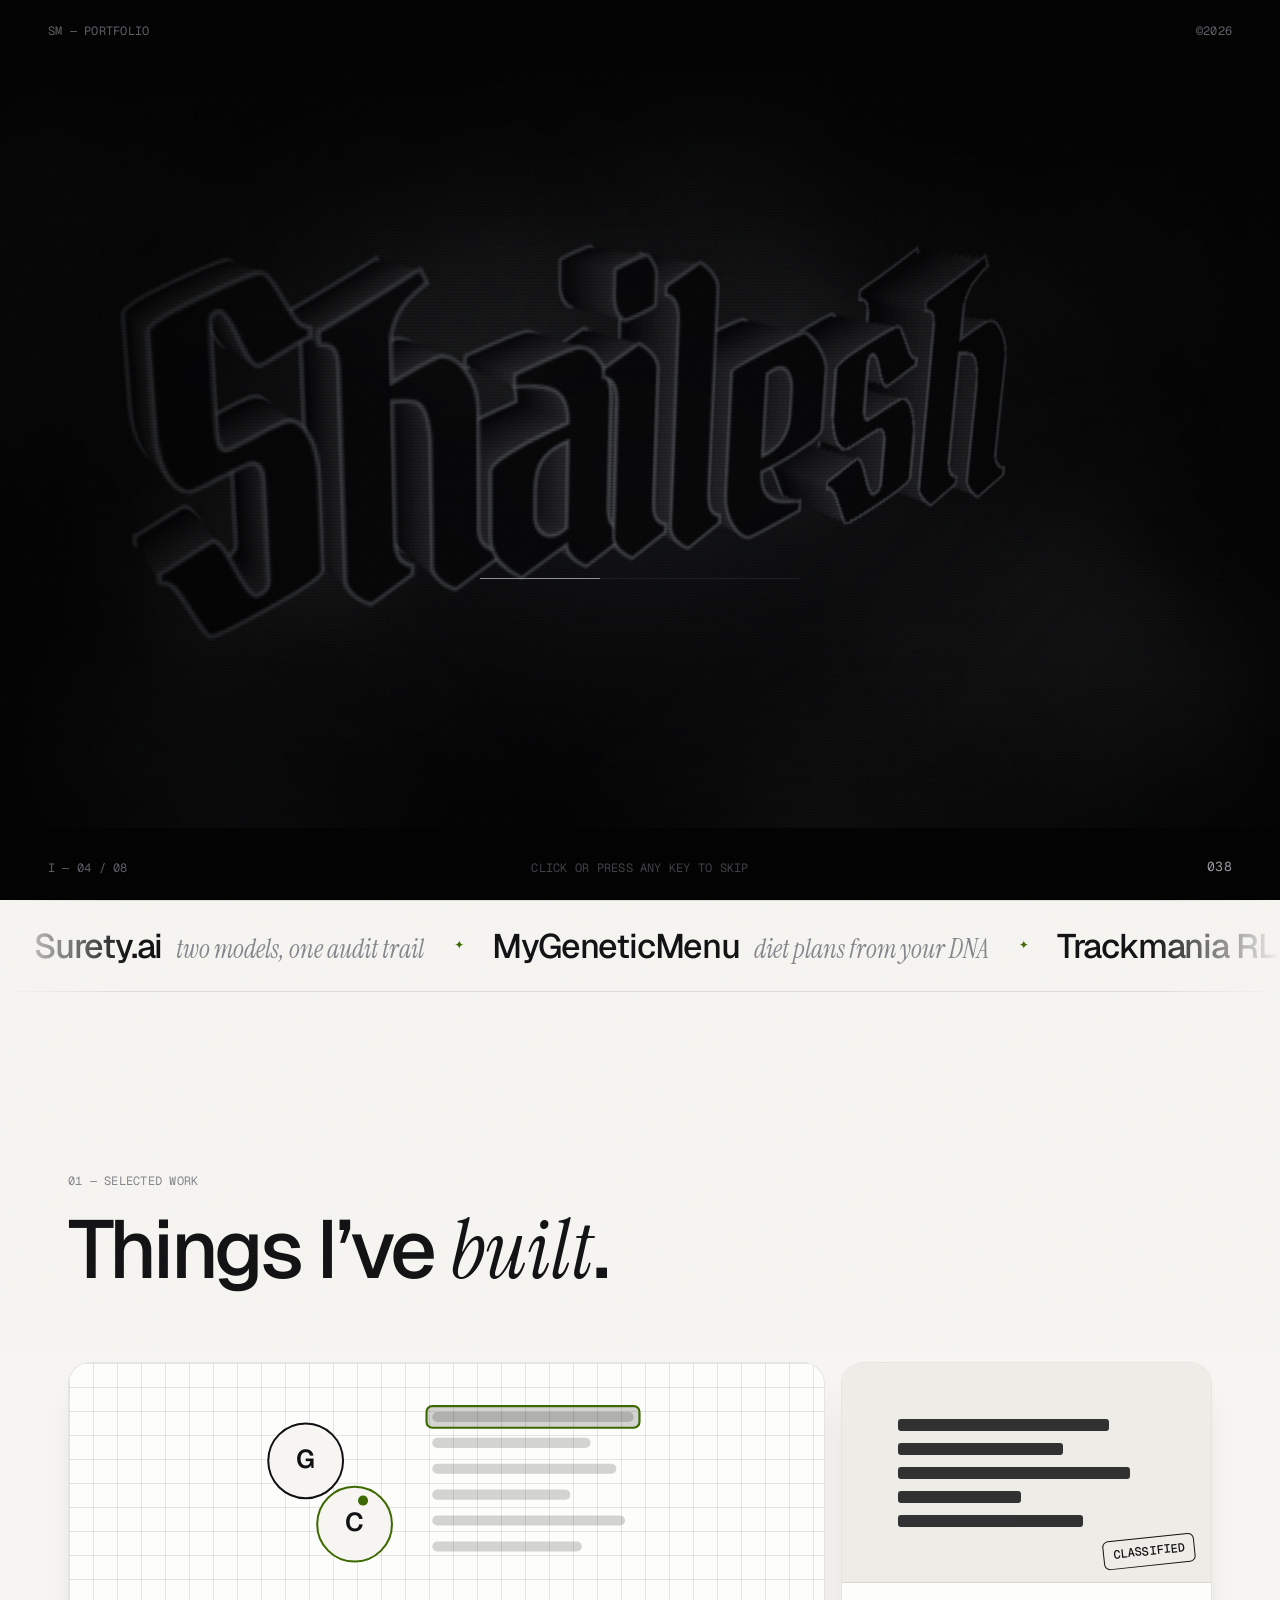
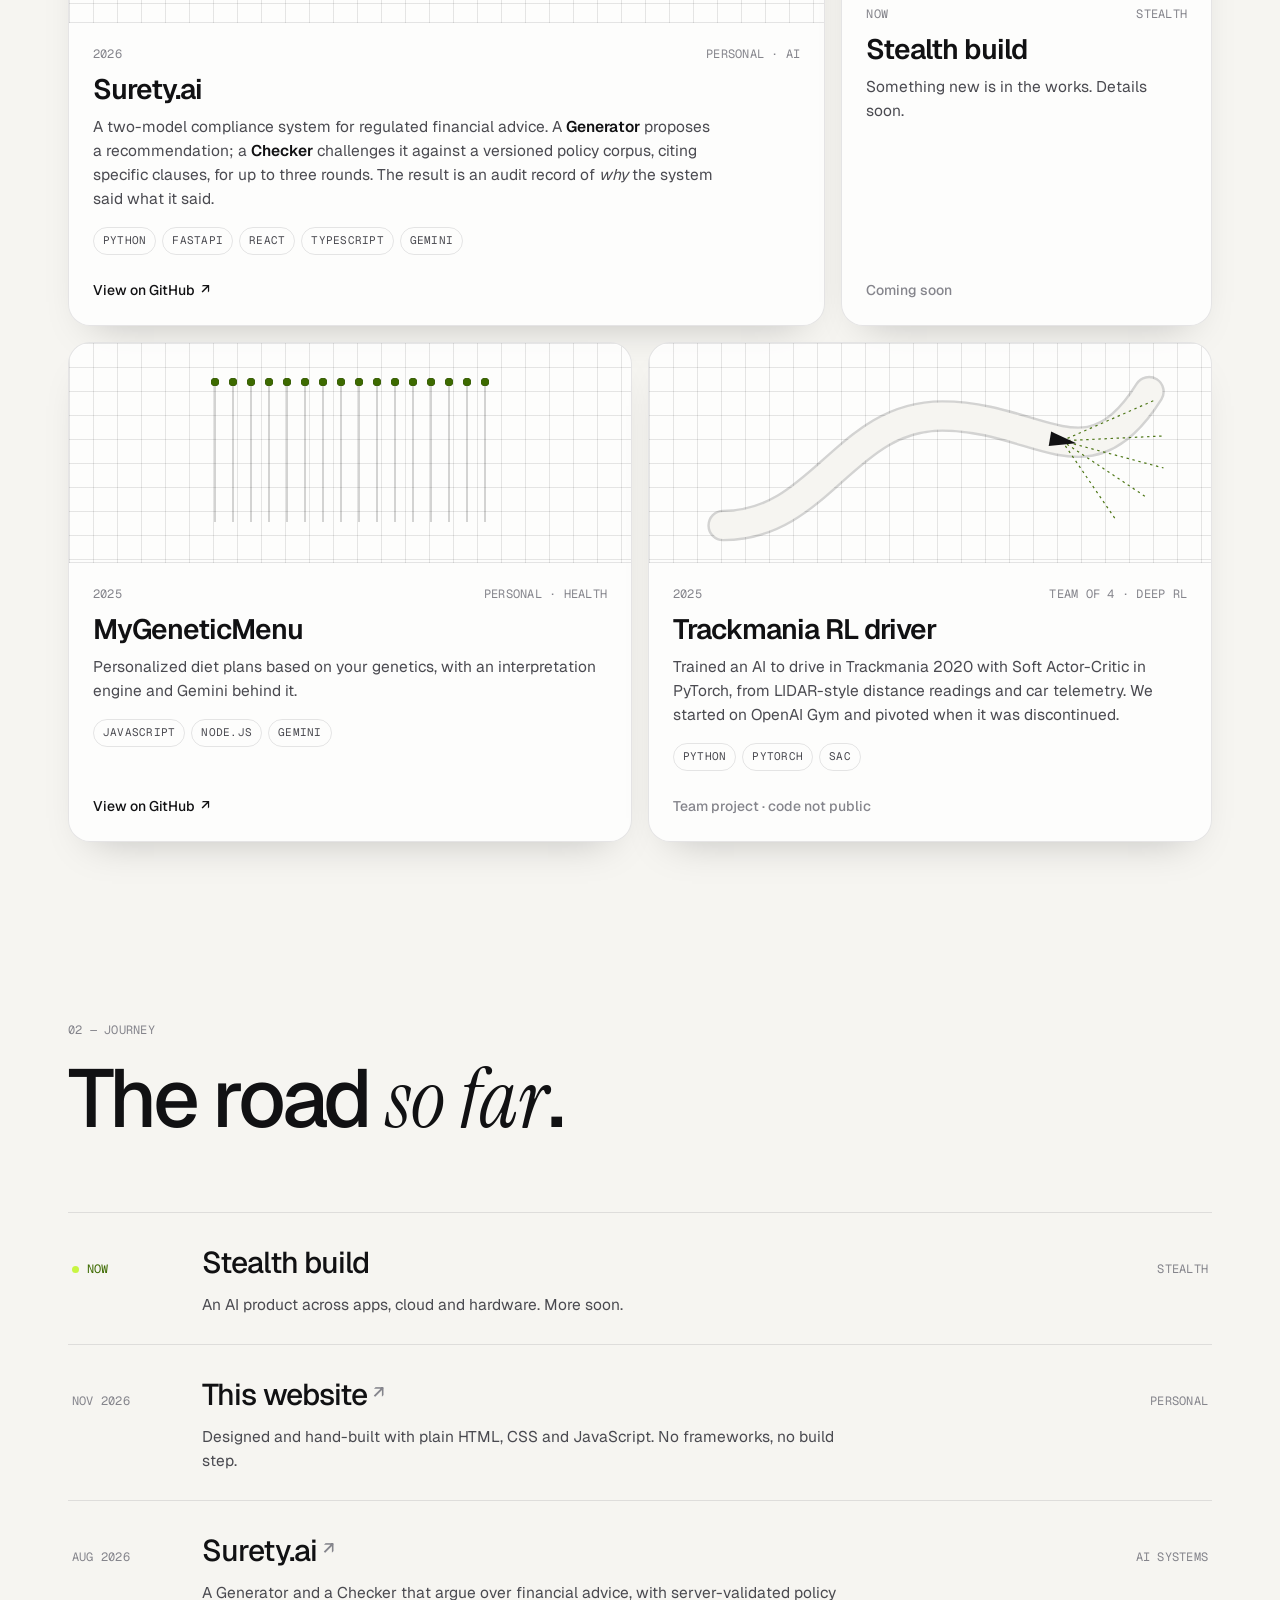
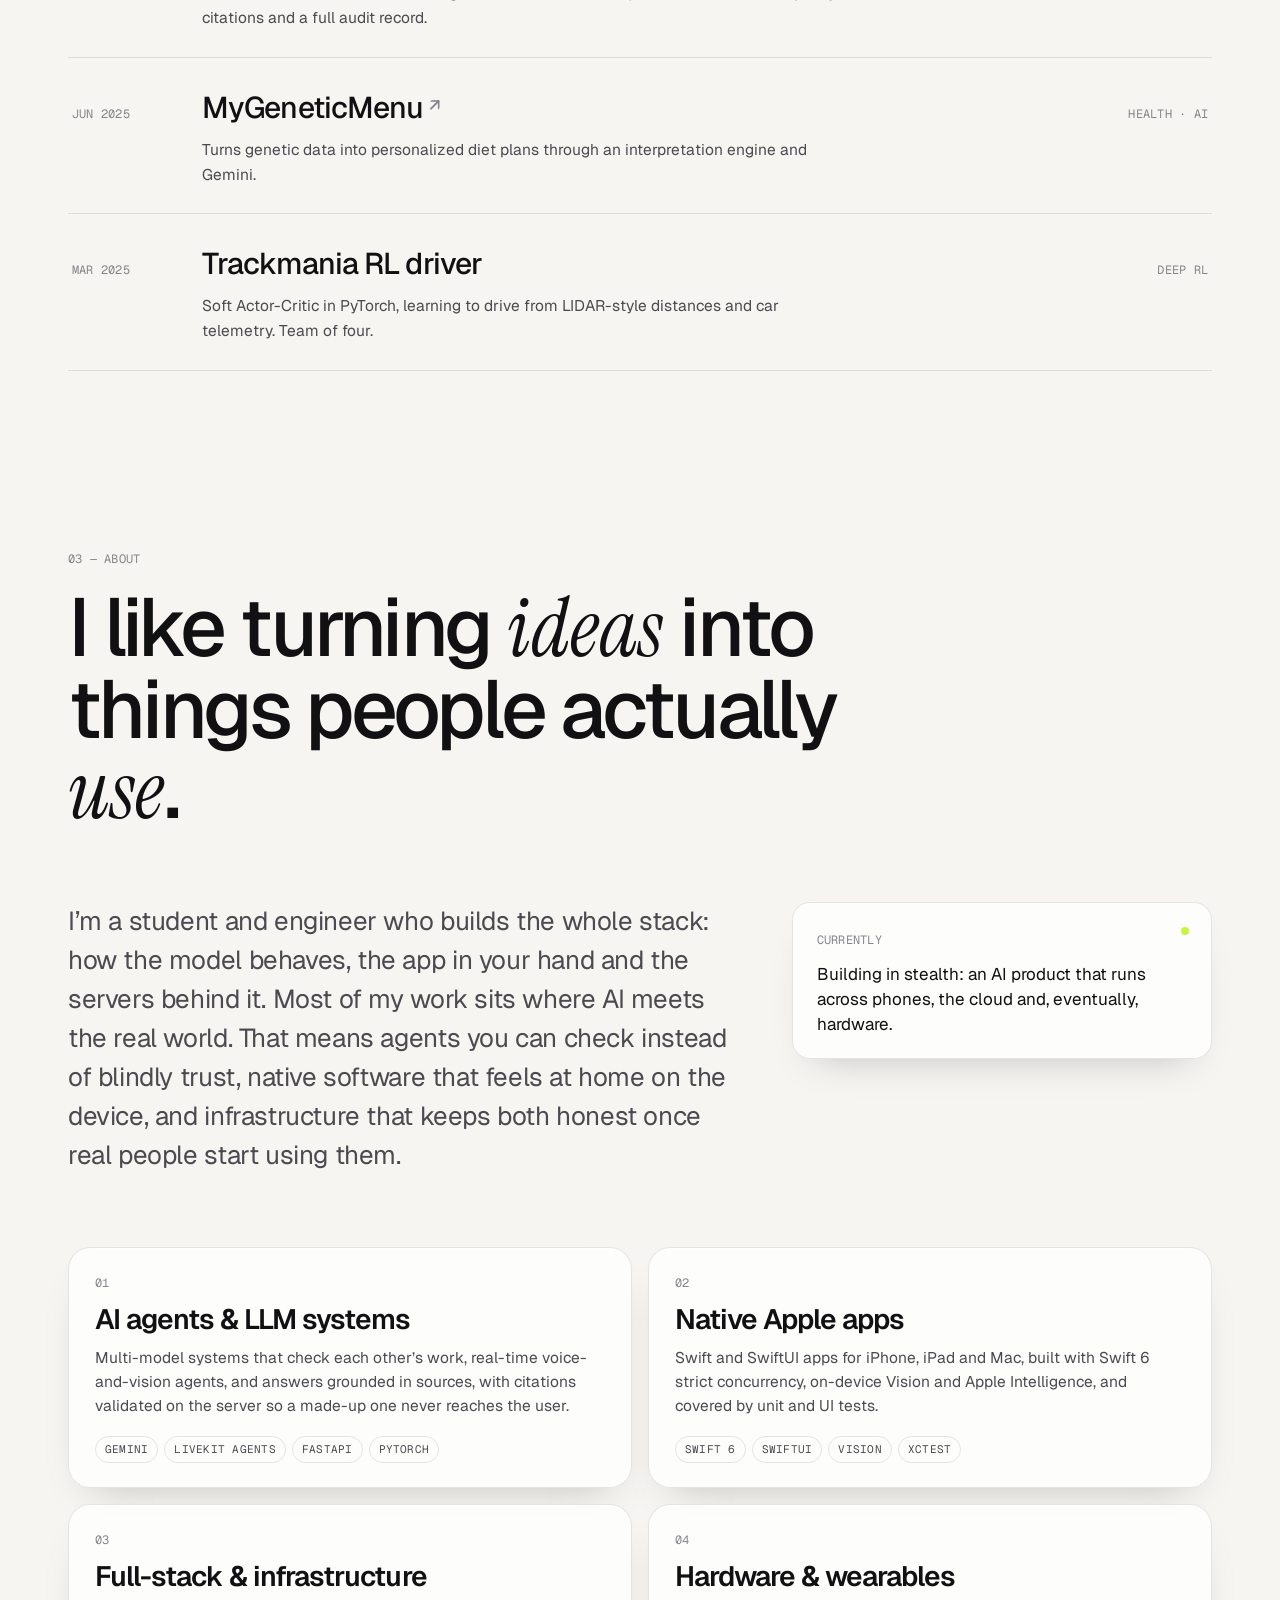
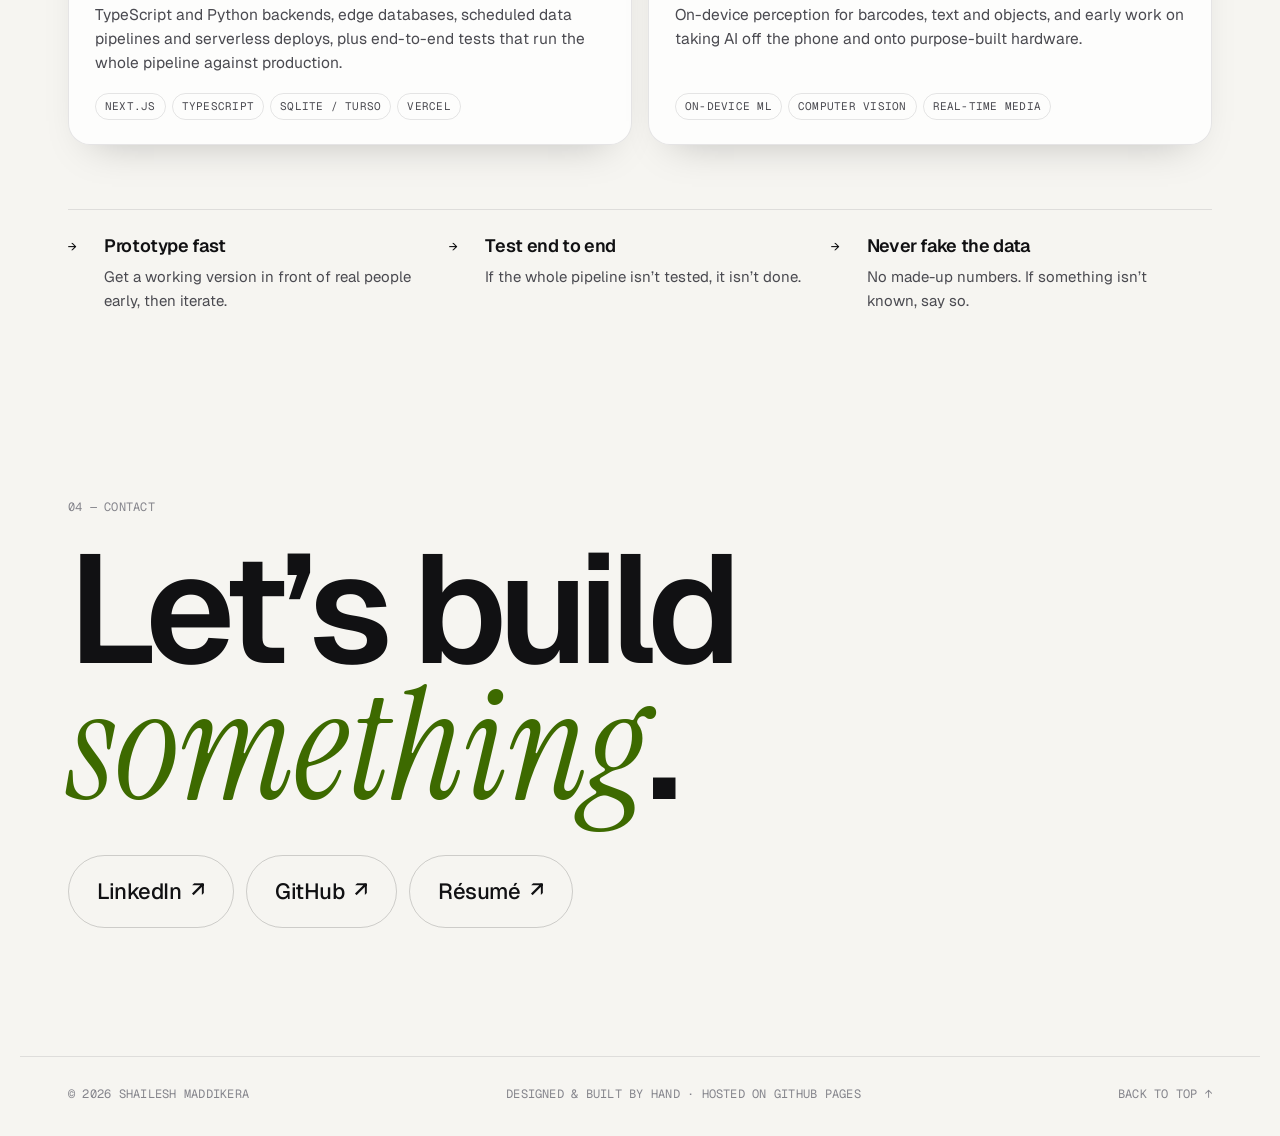
<file: index.html>
<!doctype html>
<html lang="en">
<head>
  <meta charset="utf-8" />
  <meta name="viewport" content="width=device-width, initial-scale=1, viewport-fit=cover" />
  <title>Shailesh Maddikera — Student &amp; builder</title>
  <meta name="description" content="Shailesh Maddikera is a student and builder: AI agents, native apps and full-stack systems, taken from idea to something real people use." />
  <meta name="theme-color" content="#0b0b0c" media="(prefers-color-scheme: dark)" />
  <meta name="theme-color" content="#f6f5f1" media="(prefers-color-scheme: light)" />
  <link rel="canonical" href="https://shaileshmaddikera.github.io/" />
  <link rel="icon" href="favicon.svg" type="image/svg+xml" />

  <meta property="og:type" content="website" />
  <meta property="og:url" content="https://shaileshmaddikera.github.io/" />
  <meta property="og:title" content="Shailesh Maddikera — Student & builder" />
  <meta property="og:description" content="AI agents, native apps and full-stack systems, taken from idea to something real people use." />
  <meta property="og:image" content="https://shaileshmaddikera.github.io/og.png" />
  <meta name="twitter:card" content="summary_large_image" />

  <script type="application/ld+json">
  {"@context":"https://schema.org","@type":"Person","name":"Shailesh Maddikera","url":"https://shaileshmaddikera.github.io/",
   "sameAs":["https://github.com/ShaileshMaddikera","https://www.linkedin.com/in/shailesh-maddikera/"]}
  </script>

  <!-- Theme before paint (no flash). -->
  <script>
    (function () {
      var t = null;
      try { t = localStorage.getItem('theme'); } catch (e) {}
      if (t === 'light' || t === 'dark') document.documentElement.setAttribute('data-theme', t);
      document.documentElement.classList.add('js');
    })();
  </script>

  <link rel="preconnect" href="https://fonts.googleapis.com" />
  <link rel="preconnect" href="https://fonts.gstatic.com" crossorigin />
  <!-- Site type. -->
  <link rel="stylesheet" href="https://fonts.googleapis.com/css2?family=Geist:wght@300..700&family=Geist+Mono:wght@400;500&family=Instrument+Serif:ital@0;1&family=Pirata+One&display=swap" />
  <link rel="stylesheet" href="assets/style.css" />
</head>
<body>
  <!-- ───────────── Intro ───────────── -->
  <div class="intro" id="intro" aria-hidden="true">
    <div class="intro-bg"></div>
    <div class="intro-glow"></div>
    <canvas class="intro-smoke" id="smokeBack"></canvas>
    <div class="intro-corner tl mono">SM — Portfolio</div>
    <div class="intro-corner tr mono">©2026</div>
    <div class="intro-name" id="introName">Shailesh</div>
    <canvas class="intro-smoke front" id="smokeFront"></canvas>
    <div class="intro-vignette"></div>
    <div class="intro-dark" id="introDark"></div>
    <div class="intro-scan"></div>
    <div class="intro-fade" id="introFade"></div>
    <div class="intro-ghost" id="introGhost">Shailesh</div>
    <div class="intro-bar top"></div>
    <div class="intro-bar bottom"></div>
    <div class="intro-line"><i id="introLine"></i></div>
    <div class="intro-corner bl mono"><span id="introFont">Loading type</span></div>
    <div class="intro-corner br mono"><span id="introCount">000</span></div>
    <div class="intro-hint mono">Click or press any key to skip</div>
  </div>

  <div class="progress" id="progress" aria-hidden="true"></div>

  <!-- ───────────── Nav ───────────── -->
  <header class="nav" id="nav">
    <button class="logo" id="logo" aria-label="Replay intro" title="Replay intro">
      <span class="logo-mark">SM</span>
    </button>
    <nav class="nav-links" aria-label="Sections">
      <a href="#work">Work</a>
      <a href="#journey">Journey</a>
      <a href="#about">About</a>
      <a href="#contact">Contact</a>
    </nav>
    <div class="nav-actions">
      <button class="kbd-btn mono" id="paletteBtn" aria-label="Open quick menu"><span class="kbd">⌘K</span></button>
      <button class="icon-btn" id="themeBtn" aria-label="Toggle light and dark theme">
        <svg class="i-sun" viewBox="0 0 24 24" aria-hidden="true"><circle cx="12" cy="12" r="4.2"/><path d="M12 2.5v2.2M12 19.3v2.2M4.6 4.6l1.6 1.6M17.8 17.8l1.6 1.6M2.5 12h2.2M19.3 12h2.2M4.6 19.4l1.6-1.6M17.8 6.2l1.6-1.6"/></svg>
        <svg class="i-moon" viewBox="0 0 24 24" aria-hidden="true"><path d="M20 14.5A8.5 8.5 0 0 1 9.5 4a8.5 8.5 0 1 0 10.5 10.5Z"/></svg>
      </button>
    </div>
  </header>

  <main id="top">
    <!-- ───────────── Hero ───────────── -->
    <section class="hero" id="hero">
      <canvas class="hero-dots" id="dots" aria-hidden="true"></canvas>
      <div class="hero-glow" aria-hidden="true"></div>
      <div class="wrap hero-inner">
        <p class="eyebrow mono reveal-hero"><span class="dot-live"></span>Building in stealth</p>
        <h1 class="hero-title">
          <span class="first" id="heroFirst">Shailesh</span>
          <span class="last"><span class="last-inner">Maddikera</span></span>
        </h1>
        <div class="hero-row">
          <p class="hero-lede reveal-hero">
            Student &amp; builder. I make <em>AI agents</em>, <em>native apps</em> and full-stack systems,
            and take them from an idea to something real people use.
          </p>
          <div class="hero-cta reveal-hero">
            <a class="btn btn-solid magnetic" href="#work">See my work <span aria-hidden="true">↓</span></a>
            <a class="btn btn-ghost magnetic" href="https://github.com/ShaileshMaddikera" target="_blank" rel="noopener">GitHub <span aria-hidden="true">↗</span></a>
          </div>
        </div>
      </div>
      <div class="hero-foot wrap mono reveal-hero">
        <span>AI · Apps · Systems</span>
        <span class="scroll-cue" aria-hidden="true"><i></i>Scroll</span>
        <span>Portfolio ’26</span>
      </div>
    </section>

    <!-- ───────────── Projects marquee ───────────── -->
    <div class="marquee" aria-label="Projects">
      <div class="marquee-track">
        <ul><li><a href="#work-surety"><b>Surety.ai</b><span>two models, one audit trail</span></a></li><li><a href="#work-dna"><b>MyGeneticMenu</b><span>diet plans from your DNA</span></a></li><li><a href="#work-rl"><b>Trackmania RL</b><span>an AI that learned to drive</span></a></li><li><a href="#work-stealth"><b>Stealth build</b><span>coming soon</span></a></li><li><a href="#top"><b>This site</b><span>hand-built, no frameworks</span></a></li></ul>
        <ul aria-hidden="true"><li><a tabindex="-1" href="#work-surety"><b>Surety.ai</b><span>two models, one audit trail</span></a></li><li><a tabindex="-1" href="#work-dna"><b>MyGeneticMenu</b><span>diet plans from your DNA</span></a></li><li><a tabindex="-1" href="#work-rl"><b>Trackmania RL</b><span>an AI that learned to drive</span></a></li><li><a tabindex="-1" href="#work-stealth"><b>Stealth build</b><span>coming soon</span></a></li><li><a tabindex="-1" href="#top"><b>This site</b><span>hand-built, no frameworks</span></a></li></ul>
      </div>
    </div>

    <!-- ───────────── Work ───────────── -->
    <section class="section" id="work">
      <div class="wrap">
        <div class="section-head">
          <span class="label mono scramble">01 — Selected work</span>
          <h2 class="section-title reveal">Things I’ve <em>built</em>.</h2>
        </div>

        <div class="bento">
          <!-- Surety.ai -->
          <article class="card card-surety reveal" id="work-surety" data-spot>
            <div class="art art-surety" aria-hidden="true">
              <svg viewBox="0 0 320 180">
                <g class="clauses">
                  <rect x="150" y="34" width="140" height="7" rx="3.5"/>
                  <rect x="150" y="52" width="110" height="7" rx="3.5"/>
                  <rect x="150" y="70" width="128" height="7" rx="3.5"/>
                  <rect x="150" y="88" width="96" height="7" rx="3.5"/>
                  <rect x="150" y="106" width="134" height="7" rx="3.5"/>
                  <rect x="150" y="124" width="104" height="7" rx="3.5"/>
                  <rect class="cite" x="146" y="30" width="148" height="15" rx="4"/>
                </g>
                <circle class="agent g" cx="62" cy="68" r="26"/>
                <circle class="agent c" cx="96" cy="112" r="26"/>
                <text x="62" y="73" class="glyph">G</text>
                <text x="96" y="117" class="glyph">C</text>
                <circle class="ping" r="3.5"><animateMotion dur="2.4s" repeatCount="indefinite" path="M62 68 Q 40 110 96 112 Q 118 70 62 68"/></circle>
              </svg>
            </div>
            <div class="card-body">
              <div class="card-meta mono"><span>2026</span><span>Personal · AI</span></div>
              <h3>Surety.ai</h3>
              <p>A two-model compliance system for regulated financial advice. A <b>Generator</b> proposes a recommendation; a <b>Checker</b> challenges it against a versioned policy corpus, citing specific clauses, for up to three rounds. The result is an audit record of <i>why</i> the system said what it said.</p>
              <ul class="tags mono"><li>Python</li><li>FastAPI</li><li>React</li><li>TypeScript</li><li>Gemini</li></ul>
              <a class="card-link" href="https://github.com/ShaileshMaddikera/Surety.ai" target="_blank" rel="noopener">View on GitHub <span aria-hidden="true">↗</span></a>
            </div>
          </article>

          <!-- Stealth -->
          <article class="card card-stealth reveal" id="work-stealth" data-spot>
            <div class="art art-stealth" aria-hidden="true">
              <div class="redact"><i style="width:82%"></i><i style="width:64%"></i><i style="width:90%"></i><i style="width:48%"></i><i style="width:72%"></i></div>
              <span class="stamp mono">Classified</span>
            </div>
            <div class="card-body">
              <div class="card-meta mono"><span>Now</span><span>Stealth</span></div>
              <h3>Stealth build</h3>
              <p>Something new is in the works. Details soon.</p>
              <span class="card-link muted">Coming soon</span>
            </div>
          </article>

          <!-- MyGeneticMenu -->
          <article class="card card-dna reveal" id="work-dna" data-spot>
            <div class="art art-dna" aria-hidden="true"><div class="helix" id="helix"></div></div>
            <div class="card-body">
              <div class="card-meta mono"><span>2025</span><span>Personal · Health</span></div>
              <h3>MyGeneticMenu</h3>
              <p>Personalized diet plans based on your genetics, with an interpretation engine and Gemini behind it.</p>
              <ul class="tags mono"><li>JavaScript</li><li>Node.js</li><li>Gemini</li></ul>
              <a class="card-link" href="https://github.com/ShaileshMaddikera/MyGeneticMenu" target="_blank" rel="noopener">View on GitHub <span aria-hidden="true">↗</span></a>
            </div>
          </article>

          <!-- Trackmania RL -->
          <article class="card card-rl reveal" id="work-rl" data-spot>
            <div class="art art-rl" aria-hidden="true">
              <svg viewBox="0 0 320 180">
                <path class="track" d="M-10 150 C 70 150, 90 60, 170 60 S 290 120, 340 40"/>
                <path class="track inner" d="M-10 150 C 70 150, 90 60, 170 60 S 290 120, 340 40"/>
                <g class="car">
                  <g class="rays">
                    <line x1="0" y1="0" x2="70" y2="-46"/><line x1="0" y1="0" x2="82" y2="-18"/>
                    <line x1="0" y1="0" x2="86" y2="8"/><line x1="0" y1="0" x2="76" y2="34"/>
                    <line x1="0" y1="0" x2="54" y2="56"/>
                  </g>
                  <path class="body" d="M-10 -6 L 12 0 L -10 6 Z"/>
                  <animateMotion dur="5s" repeatCount="indefinite" rotate="auto" path="M-10 150 C 70 150, 90 60, 170 60 S 290 120, 340 40"/>
                </g>
              </svg>
            </div>
            <div class="card-body">
              <div class="card-meta mono"><span>2025</span><span>Team of 4 · Deep RL</span></div>
              <h3>Trackmania RL driver</h3>
              <p>Trained an AI to drive in Trackmania 2020 with Soft Actor-Critic in PyTorch, from LIDAR-style distance readings and car telemetry. We started on OpenAI Gym and pivoted when it was discontinued.</p>
              <ul class="tags mono"><li>Python</li><li>PyTorch</li><li>SAC</li></ul>
              <span class="card-link muted">Team project · code not public</span>
            </div>
          </article>
        </div>
      </div>
    </section>

    <!-- ───────────── Journey ───────────── -->
    <section class="section" id="journey">
      <div class="wrap">
        <div class="section-head">
          <span class="label mono scramble">02 — Journey</span>
          <h2 class="section-title reveal">The road <em>so far</em>.</h2>
        </div>
        <ol class="timeline">
          <li class="reveal now">
            <span class="t-year mono">Now</span>
            <div class="t-main"><span class="t-title">Stealth build</span><span class="t-desc">An AI product across apps, cloud and hardware. More soon.</span></div>
            <span class="t-kind mono">Stealth</span>
          </li>
          <li class="reveal">
            <span class="t-year mono">Nov 2026</span>
            <div class="t-main"><a class="t-title" href="https://github.com/ShaileshMaddikera/ShaileshMaddikera.github.io" target="_blank" rel="noopener">This website <span aria-hidden="true">↗</span></a><span class="t-desc">Designed and hand-built with plain HTML, CSS and JavaScript. No frameworks, no build step.</span></div>
            <span class="t-kind mono">Personal</span>
          </li>
          <li class="reveal">
            <span class="t-year mono">Aug 2026</span>
            <div class="t-main"><a class="t-title" href="https://github.com/ShaileshMaddikera/Surety.ai" target="_blank" rel="noopener">Surety.ai <span aria-hidden="true">↗</span></a><span class="t-desc">A Generator and a Checker that argue over financial advice, with server-validated policy citations and a full audit record.</span></div>
            <span class="t-kind mono">AI systems</span>
          </li>
          <li class="reveal">
            <span class="t-year mono">Jun 2025</span>
            <div class="t-main"><a class="t-title" href="https://github.com/ShaileshMaddikera/MyGeneticMenu" target="_blank" rel="noopener">MyGeneticMenu <span aria-hidden="true">↗</span></a><span class="t-desc">Turns genetic data into personalized diet plans through an interpretation engine and Gemini.</span></div>
            <span class="t-kind mono">Health · AI</span>
          </li>
          <li class="reveal">
            <span class="t-year mono">Mar 2025</span>
            <div class="t-main"><span class="t-title">Trackmania RL driver</span><span class="t-desc">Soft Actor-Critic in PyTorch, learning to drive from LIDAR-style distances and car telemetry. Team of four.</span></div>
            <span class="t-kind mono">Deep RL</span>
          </li>
        </ol>
      </div>
    </section>

    <!-- ───────────── About ───────────── -->
    <section class="section" id="about">
      <div class="wrap about">
        <div class="section-head">
          <span class="label mono scramble">03 — About</span>
          <h2 class="section-title reveal">I like turning <em>ideas</em> into things people actually <em>use</em>.</h2>
        </div>

        <div class="about-intro">
          <p class="about-text reveal">
            I’m a student and engineer who builds the whole stack: how the model behaves, the app in your hand and the
            servers behind it. Most of my work sits where AI meets the real world. That means agents you can check
            instead of blindly trust, native software that feels at home on the device, and infrastructure that keeps
            both honest once real people start using them.
          </p>
          <div class="now-card reveal">
            <span class="mono">Currently</span>
            <p>Building in stealth: an AI product that runs across phones, the cloud and, eventually, hardware.</p>
            <span class="now-dot" aria-hidden="true"></span>
          </div>
        </div>

        <div class="focus">
          <article class="focus-card reveal" data-spot>
            <span class="mono focus-n">01</span>
            <h3>AI agents &amp; LLM systems</h3>
            <p>Multi-model systems that check each other’s work, real-time voice-and-vision agents, and answers grounded in sources, with citations validated on the server so a made-up one never reaches the user.</p>
            <ul class="tags mono"><li>Gemini</li><li>LiveKit Agents</li><li>FastAPI</li><li>PyTorch</li></ul>
          </article>
          <article class="focus-card reveal" data-spot>
            <span class="mono focus-n">02</span>
            <h3>Native Apple apps</h3>
            <p>Swift and SwiftUI apps for iPhone, iPad and Mac, built with Swift 6 strict concurrency, on-device Vision and Apple Intelligence, and covered by unit and UI tests.</p>
            <ul class="tags mono"><li>Swift 6</li><li>SwiftUI</li><li>Vision</li><li>XCTest</li></ul>
          </article>
          <article class="focus-card reveal" data-spot>
            <span class="mono focus-n">03</span>
            <h3>Full-stack &amp; infrastructure</h3>
            <p>TypeScript and Python backends, edge databases, scheduled data pipelines and serverless deploys, plus end-to-end tests that run the whole pipeline against production.</p>
            <ul class="tags mono"><li>Next.js</li><li>TypeScript</li><li>SQLite / Turso</li><li>Vercel</li></ul>
          </article>
          <article class="focus-card reveal" data-spot>
            <span class="mono focus-n">04</span>
            <h3>Hardware &amp; wearables</h3>
            <p>On-device perception for barcodes, text and objects, and early work on taking AI off the phone and onto purpose-built hardware.</p>
            <ul class="tags mono"><li>On-device ML</li><li>Computer vision</li><li>Real-time media</li></ul>
          </article>
        </div>

        <ol class="principles">
          <li class="reveal"><span class="mono">→</span><div><h3>Prototype fast</h3><p>Get a working version in front of real people early, then iterate.</p></div></li>
          <li class="reveal"><span class="mono">→</span><div><h3>Test end to end</h3><p>If the whole pipeline isn’t tested, it isn’t done.</p></div></li>
          <li class="reveal"><span class="mono">→</span><div><h3>Never fake the data</h3><p>No made-up numbers. If something isn’t known, say so.</p></div></li>
        </ol>
      </div>
    </section>

    <!-- ───────────── Contact ───────────── -->
    <section class="section contact" id="contact">
      <div class="wrap">
        <span class="label mono scramble">04 — Contact</span>
        <h2 class="contact-title reveal">Let’s build<br /><em>something</em>.</h2>
        <div class="contact-links reveal">
          <a class="big-link magnetic" href="https://www.linkedin.com/in/shailesh-maddikera/" target="_blank" rel="noopener">LinkedIn <span aria-hidden="true">↗</span></a>
          <a class="big-link magnetic" href="https://github.com/ShaileshMaddikera" target="_blank" rel="noopener">GitHub <span aria-hidden="true">↗</span></a>
          <a class="big-link magnetic" href="https://shaileshmaddikera.wixsite.com/shailesh-maddikera-o/resume-1" target="_blank" rel="noopener">Résumé <span aria-hidden="true">↗</span></a>
        </div>
      </div>
    </section>
  </main>

  <footer class="footer wrap mono">
    <span>© 2026 Shailesh Maddikera</span>
    <span>Designed &amp; built by hand · Hosted on GitHub Pages</span>
    <a href="#top">Back to top ↑</a>
  </footer>

  <!-- ───────────── Quick menu (⌘K) ───────────── -->
  <dialog class="palette" id="palette" aria-label="Quick menu">
    <div class="palette-box">
      <input id="paletteInput" class="palette-input" type="text" placeholder="Jump to…" autocomplete="off" spellcheck="false" aria-label="Search actions" />
      <ul id="paletteList" class="palette-list" role="listbox"></ul>
      <div class="palette-foot mono"><span>↑↓ to move</span><span>↵ to open</span><span>esc to close</span></div>
    </div>
  </dialog>

  <script src="assets/main.js" defer></script>
</body>
</html>
</file>
<file: assets/style.css>
/* ─────────────────────────── Tokens ─────────────────────────── */
:root {
  --bg: #f6f5f1;
  --bg-2: #eeece6;
  --card: #ffffffcc;
  --ink: #111113;
  --ink-2: #4a4a50;
  --muted: #85858c;
  --line: rgba(17, 17, 19, 0.1);
  --line-2: rgba(17, 17, 19, 0.18);
  --accent: #3d6a00;
  --accent-ink: #f6f5f1;
  --accent-bright: #c8f542;
  --dot: 17, 17, 19;
  --glow: rgba(200, 245, 66, 0.35);
  --shadow: 0 1px 0 rgba(255,255,255,.6) inset, 0 20px 40px -24px rgba(0,0,0,.25);

  --sans: "Geist", ui-sans-serif, system-ui, -apple-system, "Segoe UI", sans-serif;
  --mono: "Geist Mono", ui-monospace, "SF Mono", Menlo, monospace;
  --serif: "Instrument Serif", ui-serif, Georgia, serif;

  --gutter: clamp(16px, 4vw, 48px);
  --max: 1240px;
  --ease: cubic-bezier(.2, .7, .1, 1);
  --ease-in-out: cubic-bezier(.76, 0, .24, 1);
  color-scheme: light;
}
@media (prefers-color-scheme: dark) {
  :root:not([data-theme="light"]) {
    --bg: #0b0b0c; --bg-2: #121214; --card: #141416cc;
    --ink: #ededee; --ink-2: #b4b4ba; --muted: #78787f;
    --line: rgba(255,255,255,.08); --line-2: rgba(255,255,255,.16);
    --accent: #c8f542; --accent-ink: #0b0b0c;
    --dot: 237, 237, 238; --glow: rgba(200, 245, 66, 0.16);
    --shadow: 0 1px 0 rgba(255,255,255,.04) inset, 0 30px 60px -30px rgba(0,0,0,.8);
    color-scheme: dark;
  }
}
:root[data-theme="dark"] {
  --bg: #0b0b0c; --bg-2: #121214; --card: #141416cc;
  --ink: #ededee; --ink-2: #b4b4ba; --muted: #78787f;
  --line: rgba(255,255,255,.08); --line-2: rgba(255,255,255,.16);
  --accent: #c8f542; --accent-ink: #0b0b0c;
  --dot: 237, 237, 238; --glow: rgba(200, 245, 66, 0.16);
  --shadow: 0 1px 0 rgba(255,255,255,.04) inset, 0 30px 60px -30px rgba(0,0,0,.8);
  color-scheme: dark;
}

/* ─────────────────────────── Base ─────────────────────────── */
*, *::before, *::after { box-sizing: border-box; }
html { -webkit-text-size-adjust: 100%; scroll-behavior: smooth; }
body {
  margin: 0;
  background: var(--bg);
  color: var(--ink);
  font: 400 17px/1.6 var(--sans);
  -webkit-font-smoothing: antialiased;
  text-rendering: optimizeLegibility;
  overflow-x: hidden;
  transition: background-color .5s var(--ease), color .5s var(--ease);
}
html.js.intro-on body { overflow: hidden; }
::selection { background: var(--accent-bright); color: #0b0b0c; }
a { color: inherit; text-decoration: none; }
em { font-family: var(--serif); font-style: italic; font-weight: 400; letter-spacing: 0; }
button { font: inherit; color: inherit; background: none; border: 0; padding: 0; cursor: pointer; }
:focus-visible { outline: 2px solid var(--accent); outline-offset: 3px; border-radius: 6px; }
.mono { font-family: var(--mono); font-size: 12px; letter-spacing: .02em; text-transform: uppercase; }
.wrap { width: 100%; max-width: var(--max); margin: 0 auto; padding: 0 var(--gutter); }
.muted { color: var(--muted); }

/* Grain over everything, very faint. */
body::after {
  content: ""; position: fixed; inset: -50%; pointer-events: none; z-index: 100; opacity: .035;
  background-image: url("data:image/svg+xml,%3Csvg xmlns='http://www.w3.org/2000/svg' width='160' height='160'%3E%3Cfilter id='n'%3E%3CfeTurbulence type='fractalNoise' baseFrequency='.9' numOctaves='3' stitchTiles='stitch'/%3E%3C/filter%3E%3Crect width='100%25' height='100%25' filter='url(%23n)'/%3E%3C/svg%3E");
}

/* ─────────────────────────── Intro: the build ─────────────────────────── */
@property --d { syntax: '<length>'; inherits: true; initial-value: 0px; }
.intro { display: none; }
html.js .intro {
  display: block; position: fixed; inset: 0; z-index: 90; cursor: pointer;
  color: #ecece8;
}
.intro-bg { position: absolute; inset: 0; background: #070708; transform-origin: top; }
/* One faint, cold light behind the word, flickering like it is failing. The black letters read
   against it as silhouettes. */
.intro-glow {
  position: absolute; left: 50%; top: 52%; width: 90vmax; height: 55vmax; transform: translate(-50%, -50%);
  background: radial-gradient(closest-side, rgba(190,198,214,.11), rgba(190,198,214,.03) 55%, transparent); pointer-events: none;
  animation: flicker 6.5s linear infinite;
}
.intro.shine .intro-glow { background: radial-gradient(closest-side, rgba(196,204,222,.16), rgba(190,198,214,.04) 55%, transparent); }
@keyframes flicker {
  0%, 31%, 34%, 36%, 71%, 100% { opacity: 1; }
  32% { opacity: .45; } 35% { opacity: .7; } 72% { opacity: .55; } 73% { opacity: .9; } 74% { opacity: .4; }
}
.intro-smoke { position: absolute; inset: 0; width: 100%; height: 100%; pointer-events: none; transition: opacity .5s; }
.intro-vignette {
  position: absolute; inset: 0; pointer-events: none; transition: opacity .5s;
  background: radial-gradient(ellipse 75% 70% at 50% 52%, transparent 35%, rgba(0,0,0,.55) 75%, rgba(0,0,0,.9) 100%);
}
/* The dark closing in as the word is built. */
.intro-dark {
  position: absolute; inset: 0; pointer-events: none; opacity: 0;
  background: radial-gradient(ellipse 48% 42% at 50% 52%, rgba(0,0,0,.35), rgba(0,0,0,.85) 70%, #000 100%);
}
.intro-scan {
  position: absolute; inset: 0; pointer-events: none; opacity: .55; transition: opacity .5s;
  background: repeating-linear-gradient(0deg, rgba(0,0,0,.22) 0 1px, transparent 1px 3px);
}
/* Black: over everything, the corner text too. */
.intro-fade { position: absolute; inset: 0; background: #000; opacity: 0; pointer-events: none; z-index: 3; }
/* A name that flickers once in the black. */
.intro-ghost {
  position: absolute; left: 50%; top: 50%; transform: translate(-50%, -50%); z-index: 4; opacity: 0; pointer-events: none;
  font: 400 clamp(56px, 13vw, 200px)/1 "Pirata One", var(--serif); white-space: nowrap; color: #120607;
  -webkit-text-stroke: .008em rgba(150,24,34,.7);
  text-shadow: -.045em 0 rgba(200,30,45,.45), .035em 0 rgba(70,200,240,.25);
  clip-path: inset(18% 0 8% 0);
}
/* Letterbox. */
.intro-bar {
  position: absolute; left: 0; right: 0; height: 8vh; background: #000; pointer-events: none;
  transform: scaleY(0); animation: barIn 1.2s cubic-bezier(.6,0,.2,1) .1s forwards;
}
.intro-bar.top { top: 0; transform-origin: top; }
.intro-bar.bottom { bottom: 0; transform-origin: bottom; }
@keyframes barIn { to { transform: scaleY(1); } }
.intro.leaving .intro-smoke, .intro.leaving .intro-vignette, .intro.leaving .intro-glow, .intro.leaving .intro-scan { opacity: 0; }
.intro.leaving .intro-bar { animation: none; transform: scaleY(0); transition: transform .5s cubic-bezier(.6,0,.2,1); }
.intro-name {
  position: absolute; left: 50%; top: 50%; transform: translate(-50%, -50%);
  font-size: clamp(56px, 13vw, 200px); line-height: 1; white-space: nowrap;
  font-family: var(--sans); font-weight: 600; letter-spacing: -.045em;
  will-change: transform; perspective: 7em;
}
/* Camera (scripted flight) → tilt (cursor; mirrored for the view from behind) → one 3D letter per
   character. All of it stays in 3D. */
.intro-name .cam { position: relative; display: inline-block; transform-style: preserve-3d; }
.intro-name .tilt {
  display: inline-flex; letter-spacing: 0; transform-style: preserve-3d;
  transform: scaleX(var(--sx, 1)) rotateX(var(--rx, 0deg)) rotateY(var(--ry, 0deg));
  transition: transform .8s cubic-bezier(.2,.7,.1,1);
}
.intro-name .letter { position: relative; display: inline-block; height: 1.2em; margin-right: -0.045em; transform-style: preserve-3d; }
/* Boxes hug the glyphs (same baseline as a 1.2em line) to keep each GPU layer small. */
.intro-name .bp, .intro-name .xl {
  position: absolute; left: -.04em; right: -.04em; top: .14em; height: .92em; line-height: .92em;
  text-align: center; white-space: nowrap;
}
/* The faint outline each letter gathers into: a thin crimson trace. */
.intro-name .bp { color: transparent; -webkit-text-stroke: .007em rgba(190,34,48,.85); opacity: 0; }
/* A letter: a stack of slices between a front and a back face. */
.intro-name .x { position: absolute; inset: 0; transform-style: preserve-3d; }
.intro-name .xl { transform: translateZ(calc(var(--k) * var(--d) * -1)); }
/* Side slices keep a fixed, low resolution (cheap even in extreme close-ups); faces re-render sharp. */
.intro-name .xl:not(.front) { will-change: transform; }
/* Each face sits a hair outside the stack: a real 3D offset keeps it on its own layer, drawn over the
   slices (and still on top when the depth folds flat). */
/* Black faces, only their edges catching the light. */
.intro-name .xl.front, .intro-name .xl.back { color: #08080a; -webkit-text-stroke: .009em rgba(150,155,166,.5); }
.intro-name .xl.front { transform: translateZ(.003em); }
.intro-name .xl.back { transform: translateZ(calc(var(--k) * var(--d) * -1 - .003em)); }
/* Switched on in the black (no transition: re-drawing big faces every frame is costly): a cold
   halo behind the black word, like an eclipse. */
.intro.shine .intro-name .xl.front, .intro.shine .intro-name .xl.back {
  -webkit-text-stroke-color: rgba(205,210,222,.62); text-shadow: 0 0 .28em rgba(186,196,220,.2), 0 0 .05em rgba(210,216,230,.22);
}
/* Glitch: red and cyan copies torn into bands, and the letter jumping sideways. */
/* ::before: red and cyan fringes behind the letter. ::after: a torn band of the letter itself,
   shifted sideways. */
.intro-name .xl.front::before, .intro-name .xl.front::after {
  content: attr(data-ch); position: absolute; inset: 0; opacity: 0; pointer-events: none;
}
.intro-name .xl.front::before {
  z-index: -1; color: transparent; -webkit-text-stroke: 0;
  text-shadow: -.035em 0 rgba(214,28,48,.85), .03em 0 rgba(80,206,250,.6);
}
.intro-name .xl.front::after { text-shadow: -.025em 0 rgba(214,28,48,.7), .02em 0 rgba(80,206,250,.45); }
.intro-name .letter.gl .xl.front::before { animation: glF .3s steps(1, end) both; }
.intro-name .letter.gl .xl.front::after { animation: glR .3s steps(1, end) both; }
.intro-name .letter.gl .x { animation: glJ .3s steps(1, end) both; }
.intro-name .letter.gl2 .xl.front::before { animation: glF .22s steps(1, end) both; }
.intro-name .letter.gl2 .xl.front::after { animation: glC .22s steps(1, end) both; }
.intro-name .letter.gl2 .x { animation: glJ .22s steps(1, end) reverse both; }
@keyframes glR {
  0% { opacity: 1; translate: -.06em 0; clip-path: inset(12% 0 62% 0); }
  17% { translate: .08em 0; clip-path: inset(48% 0 30% 0); }
  34% { translate: -.03em 0; clip-path: inset(70% 0 6% 0); }
  50% { opacity: 1; translate: .05em 0; clip-path: inset(24% 0 52% 0); }
  67% { opacity: 0; }
  84% { opacity: 1; translate: -.025em 0; clip-path: inset(0 0 78% 0); }
  100% { opacity: 0; }
}
@keyframes glC {
  0% { opacity: 1; translate: .05em 0; clip-path: inset(56% 0 20% 0); }
  17% { translate: -.06em 0; clip-path: inset(8% 0 70% 0); }
  34% { opacity: 0; }
  50% { opacity: 1; translate: -.04em 0; clip-path: inset(38% 0 40% 0); }
  67% { translate: .03em 0; clip-path: inset(80% 0 0 0); }
  84% { opacity: 0; }
  100% { opacity: 0; }
}
@keyframes glF {
  0% { opacity: 1; translate: -.02em 0; } 17% { translate: .03em 0; } 34% { translate: -.01em 0; }
  50% { translate: .02em 0; } 67% { opacity: .6; translate: 0 0; } 84% { opacity: 1; translate: -.015em 0; } 100% { opacity: 0; }
}
@keyframes glJ {
  0% { translate: .035em 0; } 17% { translate: -.05em 0; } 34% { translate: 0 0; }
  50% { translate: .025em 0; } 67% { translate: -.015em 0; } 84%, 100% { translate: 0 0; }
}
/* Dust hanging in the air, in the same 3D space. */
.intro-name .embers { position: absolute; left: 50%; top: 50%; transform-style: preserve-3d; pointer-events: none; }
.intro-name .ember {
  position: absolute; width: 2px; height: 2px; border-radius: 50%; opacity: 0;
  background: #a7a9ae; animation: ember 9s linear infinite;
}
@keyframes ember { 0% { translate: 0 0; opacity: 0; } 20% { opacity: .45; } 80% { opacity: .3; } 100% { translate: .25em -1.2em; opacity: 0; } }
/* A faint light passes across the finished name. */
.intro-name::after {
  content: ""; position: absolute; inset: -10% -8%; pointer-events: none; opacity: 0;
  background: linear-gradient(100deg, transparent 40%, rgba(255,255,255,.4) 50%, transparent 60%);
  mix-blend-mode: overlay; transform: translateX(-110%);
}
.intro.locked .intro-name::after { animation: sweep 1.6s cubic-bezier(.4,0,.2,1) forwards; }
@keyframes sweep { 0% { opacity: 1; transform: translateX(-110%); } 100% { opacity: 1; transform: translateX(110%); } }

.intro-line, .intro-corner, .intro-hint { z-index: 2; }
.intro-line { position: absolute; left: 50%; top: calc(50% + clamp(56px, 10vw, 150px)); width: min(320px, 50vw); height: 1px; transform: translateX(-50%); background: #1c1c20; overflow: hidden; }
.intro-line i { position: absolute; inset: 0; background: #8d8f96; transform-origin: left; transform: scaleX(0); transition: transform .5s var(--ease); }
.intro.leaving .intro-line { opacity: 0; transition: opacity .3s; }
.intro-corner { position: absolute; color: #5d5e64; }
.intro-corner.tl { top: 22px; left: var(--gutter); }
.intro-corner.tr { top: 22px; right: var(--gutter); }
.intro-corner.bl { bottom: 22px; left: var(--gutter); min-width: 24ch; }
.intro-corner.br { bottom: 22px; right: var(--gutter); font-size: 13px; color: #9a9ba1; }
.intro-hint {
  position: absolute; bottom: 22px; left: 50%; transform: translateX(-50%); color: #3f4045;
  white-space: nowrap; opacity: 0; animation: fadeIn .6s 1.6s forwards;
}
@media (max-width: 560px) { .intro-hint { display: none; } }
.intro.leaving .intro-corner, .intro.leaving .intro-hint { opacity: 0; transition: opacity .3s; }
@keyframes fadeIn { to { opacity: 1; } }

/* ─────────────────────────── Progress + Nav ─────────────────────────── */
.progress {
  position: fixed; top: 0; left: 0; height: 2px; width: 100%; z-index: 60;
  background: var(--accent); transform-origin: left; transform: scaleX(0);
}
.nav {
  position: fixed; top: 0; left: 0; right: 0; z-index: 50;
  display: flex; align-items: center; justify-content: space-between; gap: 16px;
  padding: 14px var(--gutter);
  transition: background-color .3s, border-color .3s, transform .5s var(--ease);
  border-bottom: 1px solid transparent;
}
.nav.scrolled {
  background: color-mix(in srgb, var(--bg) 72%, transparent);
  -webkit-backdrop-filter: saturate(160%) blur(14px); backdrop-filter: saturate(160%) blur(14px);
  border-bottom-color: var(--line);
}
html.js.intro-on .nav { transform: translateY(-110%); }
.logo-mark {
  display: grid; place-items: center; width: 38px; height: 38px; border-radius: 11px;
  background: var(--ink); color: var(--bg); font-weight: 700; font-size: 14px; letter-spacing: -.02em;
  transition: transform .4s var(--ease), border-radius .4s var(--ease);
}
.logo:hover .logo-mark { transform: rotate(-8deg) scale(1.06); border-radius: 50%; }
.nav-links { display: flex; gap: 4px; padding: 4px; border: 1px solid var(--line); border-radius: 999px; background: color-mix(in srgb, var(--bg) 60%, transparent); }
.nav-links a { padding: 7px 14px; border-radius: 999px; font-size: 14px; color: var(--ink-2); transition: color .2s, background-color .2s; }
.nav-links a:hover, .nav-links a.active { color: var(--ink); background: var(--bg-2); }
.nav-actions { display: flex; gap: 8px; align-items: center; }
.icon-btn, .kbd-btn {
  height: 38px; min-width: 38px; display: grid; place-items: center; border-radius: 11px;
  border: 1px solid var(--line); transition: border-color .2s, background-color .2s;
}
.kbd-btn { padding: 0 10px; color: var(--ink-2); }
.icon-btn:hover, .kbd-btn:hover { border-color: var(--line-2); background: var(--bg-2); }
.icon-btn svg { width: 18px; height: 18px; fill: none; stroke: currentColor; stroke-width: 1.6; stroke-linecap: round; }
.i-moon { display: none; }
:root[data-theme="dark"] .i-sun { display: none; }
:root[data-theme="dark"] .i-moon { display: block; }
@media (prefers-color-scheme: dark) {
  :root:not([data-theme="light"]) .i-sun { display: none; }
  :root:not([data-theme="light"]) .i-moon { display: block; }
}
@media (max-width: 720px) {
  .nav-links { display: none; }
  .kbd-btn .kbd { display: none; }
  .kbd-btn::after { content: "Menu"; font-family: var(--sans); text-transform: none; font-size: 14px; letter-spacing: 0; }
}

/* ─────────────────────────── Hero ─────────────────────────── */
.hero {
  position: relative; min-height: 100svh; display: flex; flex-direction: column; justify-content: flex-end;
  padding: 120px 0 28px; overflow: hidden; isolation: isolate;
}
.hero-dots { position: absolute; inset: 0; width: 100%; height: 100%; z-index: -2; }
.hero-glow {
  position: absolute; z-index: -1; width: 60vmax; height: 60vmax; border-radius: 50%;
  left: var(--gx, 70%); top: var(--gy, 30%); transform: translate(-50%, -50%);
  background: radial-gradient(closest-side, var(--glow), transparent);
  transition: left 1.2s var(--ease), top 1.2s var(--ease);
  pointer-events: none;
}
.eyebrow { display: inline-flex; align-items: center; gap: 10px; color: var(--ink-2); margin: 0 0 18px; }
.dot-live { width: 8px; height: 8px; border-radius: 50%; background: var(--accent-bright); box-shadow: 0 0 0 0 var(--accent-bright); animation: pulse 2.2s infinite; }
@keyframes pulse { 0% { box-shadow: 0 0 0 0 rgba(200,245,66,.6); } 70% { box-shadow: 0 0 0 10px rgba(200,245,66,0); } 100% { box-shadow: 0 0 0 0 rgba(200,245,66,0); } }
.hero-title {
  margin: 0; font-weight: 600; letter-spacing: -.045em; line-height: .9;
  font-size: clamp(64px, 13.4vw, 196px);
  display: flex; flex-wrap: wrap; column-gap: .22em;
}
.hero-title .first, .hero-title .last { display: inline-block; }
.hero-title .last { overflow: hidden; padding-bottom: .06em; margin-bottom: -.06em; }
.hero-title .last-inner { display: inline-block; color: var(--muted); }
html.js.intro-on .hero-title .first { visibility: hidden; }
html.js .hero-title .last-inner { transform: translateY(105%); transition: transform 1s var(--ease); }
html.js.hero-in .hero-title .last-inner { transform: none; }
.hero-row { display: flex; justify-content: space-between; align-items: flex-end; gap: 32px; margin-top: 36px; flex-wrap: wrap; }
.hero-lede { max-width: 30ch; margin: 0; font-size: clamp(19px, 2vw, 24px); line-height: 1.35; color: var(--ink-2); letter-spacing: -.01em; }
.hero-lede em { color: var(--ink); font-size: 1.1em; }
.hero-cta { display: flex; gap: 10px; flex-wrap: wrap; }
.hero-foot { display: flex; justify-content: space-between; align-items: center; margin-top: 56px; color: var(--muted); }
.scroll-cue { display: inline-flex; align-items: center; gap: 10px; }
.scroll-cue i { width: 1px; height: 28px; background: var(--line-2); position: relative; overflow: hidden; }
.scroll-cue i::after { content: ""; position: absolute; left: 0; top: -40%; width: 1px; height: 40%; background: var(--ink); animation: drip 1.8s var(--ease-in-out) infinite; }
@keyframes drip { to { top: 100%; } }
html.js .reveal-hero { opacity: 0; transform: translateY(14px); transition: opacity .8s var(--ease), transform .8s var(--ease); }
html.js.hero-in .reveal-hero { opacity: 1; transform: none; }
html.js.hero-in .hero-row .reveal-hero:nth-child(2) { transition-delay: .08s; }
html.js.hero-in .hero-foot { transition-delay: .2s; }
@media (max-width: 560px) { .hero-foot > span:last-child { display: none; } }

/* Buttons */
.btn {
  display: inline-flex; align-items: center; gap: 8px; height: 48px; padding: 0 20px; border-radius: 999px;
  font-size: 15px; font-weight: 500; transition: background-color .25s, color .25s, border-color .25s, transform .35s var(--ease);
  will-change: transform;
}
.btn-solid { background: var(--ink); color: var(--bg); }
.btn-solid:hover { background: var(--accent); color: var(--accent-ink); }
.btn-ghost { border: 1px solid var(--line-2); }
.btn-ghost:hover { border-color: var(--ink); }

/* ─────────────────────────── Marquee ─────────────────────────── */
.marquee {
  border-block: 1px solid var(--line); overflow: hidden; padding: 18px 0;
  -webkit-mask-image: linear-gradient(90deg, transparent, #000 10%, #000 90%, transparent);
          mask-image: linear-gradient(90deg, transparent, #000 10%, #000 90%, transparent);
}
.marquee-track { display: flex; width: max-content; animation: marquee 48s linear infinite; }
.marquee:hover .marquee-track { animation-play-state: paused; }
.marquee ul { display: flex; list-style: none; margin: 0; padding: 0; }
.marquee li { position: relative; padding: 0 34px; white-space: nowrap; }
.marquee li::after { content: "✦"; position: absolute; right: -6px; top: 50%; transform: translateY(-50%); font-size: 12px; color: var(--accent); }
.marquee a { display: inline-flex; align-items: baseline; gap: 14px; transition: opacity .3s; }
.marquee b { font-size: clamp(22px, 3vw, 34px); letter-spacing: -.035em; font-weight: 500; color: var(--ink); }
.marquee a span { font-family: var(--serif); font-style: italic; font-size: clamp(18px, 2.2vw, 26px); color: var(--muted); transition: color .3s; }
.marquee:hover a { opacity: .45; }
.marquee a:hover { opacity: 1; }
.marquee a:hover span { color: var(--accent); }
@keyframes marquee { to { transform: translateX(-50%); } }

/* ─────────────────────────── Sections ─────────────────────────── */
.section { padding: clamp(96px, 14vw, 180px) 0 0; scroll-margin-top: 40px; }
.section-head { display: grid; gap: 18px; margin-bottom: clamp(40px, 6vw, 72px); }
.label { color: var(--muted); }
.section-title { margin: 0; font-size: clamp(40px, 6.4vw, 92px); font-weight: 500; letter-spacing: -.045em; line-height: .98; max-width: 16ch; }
.section-title em, .contact-title em { color: var(--accent); }
:root:not([data-theme="dark"]) .section-title em { color: var(--ink); }
@media (prefers-color-scheme: dark) { :root:not([data-theme="light"]) .section-title em { color: var(--accent); } }

html.js .reveal { opacity: 0; transform: translateY(28px); transition: opacity 1s var(--ease), transform 1s var(--ease); transition-delay: var(--d, 0s); }
html.js .reveal.in { opacity: 1; transform: none; }

/* ─────────────────────────── Bento ─────────────────────────── */
.bento { display: grid; grid-template-columns: repeat(6, 1fr); gap: 16px; }
.card {
  position: relative; display: flex; flex-direction: column; overflow: hidden;
  border: 1px solid var(--line); border-radius: 22px; background: var(--card); box-shadow: var(--shadow);
  transition: border-color .3s, transform .6s var(--ease);
}
.card::before {
  content: ""; position: absolute; inset: 0; pointer-events: none; opacity: 0; transition: opacity .3s;
  background: radial-gradient(420px circle at var(--mx, 50%) var(--my, 50%), var(--glow), transparent 60%);
}
.card:hover { border-color: var(--line-2); }
.card:hover::before { opacity: 1; }
.card-surety { grid-column: span 4; }
.card-stealth { grid-column: span 2; }
.card-dna, .card-rl { grid-column: span 3; }
@media (max-width: 960px) { .card-surety, .card-stealth, .card-dna, .card-rl { grid-column: span 6; } }

.art { position: relative; height: 220px; border-bottom: 1px solid var(--line); overflow: hidden;
  background:
    linear-gradient(var(--line) 1px, transparent 1px) 0 0 / 24px 24px,
    linear-gradient(90deg, var(--line) 1px, transparent 1px) 0 0 / 24px 24px; }
.card-surety .art { height: 260px; }
.art svg { position: absolute; inset: 0; width: 100%; height: 100%; }
.card-body { padding: 22px 24px 24px; display: flex; flex-direction: column; gap: 10px; flex: 1; }
.card-meta { display: flex; justify-content: space-between; color: var(--muted); }
.card h3 { margin: 0; font-size: 28px; font-weight: 600; letter-spacing: -.035em; line-height: 1.1; }
.card p { margin: 0; color: var(--ink-2); font-size: 15.5px; line-height: 1.55; max-width: 62ch; }
.card p b { color: var(--ink); font-weight: 600; }
.tags { display: flex; flex-wrap: wrap; gap: 6px; list-style: none; padding: 0; margin: 6px 0 0; }
.tags li { padding: 4px 9px; border: 1px solid var(--line); border-radius: 999px; color: var(--ink-2); font-size: 11px; }
.card-link { margin-top: auto; padding-top: 14px; font-size: 14px; font-weight: 500; display: inline-flex; gap: 6px; align-items: center; width: fit-content; }
a.card-link { background: linear-gradient(currentColor, currentColor) 0 100% / 0 1px no-repeat; transition: background-size .4s var(--ease); }
a.card-link:hover { background-size: 100% 1px; }

/* Art: Surety */
.art-surety .clauses rect { fill: var(--line-2); }
.art-surety .cite { fill: none; stroke: var(--accent); stroke-width: 1.5; animation: cite 6s var(--ease-in-out) infinite; }
@keyframes cite { 0%, 12% { transform: translateY(0); } 20%, 37% { transform: translateY(36px); } 45%, 62% { transform: translateY(72px); } 70%, 87% { transform: translateY(18px); } 95%, 100% { transform: translateY(0); } }
.art-surety .agent { fill: var(--bg); stroke: var(--ink); stroke-width: 1.4; }
.art-surety .agent.c { stroke: var(--accent); }
.art-surety .glyph { font: 600 18px var(--sans); fill: var(--ink); text-anchor: middle; }
.art-surety .ping { fill: var(--accent); }

/* Art: Stealth */
.art-stealth { display: grid; place-items: center; background: var(--bg-2); }
.redact { width: 70%; display: grid; gap: 12px; }
.redact i { display: block; height: 12px; border-radius: 3px; background: var(--ink); opacity: .85; position: relative; overflow: hidden; }
.redact i::after { content: ""; position: absolute; inset: 0; background: linear-gradient(90deg, transparent, rgba(200,245,66,.55), transparent); transform: translateX(-100%); animation: sweep 2.8s var(--ease-in-out) infinite; }
.redact i:nth-child(2)::after { animation-delay: .2s; } .redact i:nth-child(3)::after { animation-delay: .4s; }
.redact i:nth-child(4)::after { animation-delay: .6s; } .redact i:nth-child(5)::after { animation-delay: .8s; }
@keyframes sweep { to { transform: translateX(100%); } }
.stamp {
  position: absolute; right: 16px; bottom: 16px; padding: 4px 9px; border: 1.5px solid var(--accent); color: var(--accent);
  border-radius: 6px; transform: rotate(-6deg); font-weight: 500;
}
:root:not([data-theme="dark"]) .stamp { color: var(--ink); border-color: var(--ink); }
@media (prefers-color-scheme: dark) { :root:not([data-theme="light"]) .stamp { color: var(--accent); border-color: var(--accent); } }

/* Art: DNA helix (rows built by JS) */
.art-dna { display: grid; place-items: center; }
.helix { display: flex; gap: 12px; height: 150px; align-items: center; }
.helix .rung { position: relative; width: 6px; height: 150px; }
.helix .rung b {
  position: absolute; left: 0; width: 8px; height: 8px; margin-left: -1px; border-radius: 50%;
  animation: strand 2.6s ease-in-out infinite alternate; animation-delay: var(--delay);
}
.helix .rung b:first-child { background: var(--ink); }
.helix .rung b:last-child { background: var(--accent); animation-direction: alternate-reverse; }
.helix .rung i { position: absolute; left: 2px; width: 2px; top: 6px; bottom: 6px; background: var(--line-2); transform-origin: center; animation: bridge 1.3s ease-in-out infinite alternate; animation-delay: var(--delay); }
@keyframes strand { from { top: 0; transform: scale(.7); } to { top: 142px; transform: scale(1.15); } }
@keyframes bridge { from { transform: scaleY(1); } to { transform: scaleY(.05); } }

/* Art: RL */
.art-rl .track { fill: none; stroke: var(--line-2); stroke-width: 26; stroke-linecap: round; }
.art-rl .track.inner { stroke: var(--bg); stroke-width: 22; }
.art-rl .rays line { stroke: var(--accent); stroke-width: 1; stroke-dasharray: 2 3; opacity: .9; animation: rays 1.2s ease-in-out infinite alternate; }
.art-rl .body { fill: var(--ink); }
@keyframes rays { from { opacity: .25; } to { opacity: .95; } }

/* ─────────────────────────── Timeline ─────────────────────────── */
.timeline { list-style: none; margin: 0; padding: 0; border-top: 1px solid var(--line); }
.timeline li {
  display: grid; grid-template-columns: 110px 1fr auto; gap: 20px; align-items: baseline;
  padding: 26px 4px; border-bottom: 1px solid var(--line); position: relative;
  transition: padding-left .5s var(--ease), color .3s;
}
.timeline li::before { content: ""; position: absolute; left: 0; top: 50%; width: 8px; height: 8px; margin-top: -4px; border-radius: 50%; background: var(--accent); transform: scale(0); transition: transform .4s var(--ease); }
.timeline li:hover { padding-left: 24px; }
.timeline li:hover::before { transform: scale(1); }
.t-year { color: var(--muted); }
.t-main { display: grid; gap: 6px; }
.t-title { font-size: clamp(20px, 2.4vw, 30px); letter-spacing: -.03em; font-weight: 500; width: fit-content; }
a.t-title { background: linear-gradient(currentColor, currentColor) 0 100% / 0 1px no-repeat; transition: background-size .4s var(--ease); }
a.t-title:hover { background-size: 100% 1px; }
.t-title span { font-size: .6em; color: var(--muted); vertical-align: .3em; }
.t-desc { color: var(--ink-2); font-size: 15.5px; max-width: 64ch; }
.timeline li.now .t-year { color: var(--accent); }
.timeline li.now .t-year::before { content: ""; display: inline-block; width: 7px; height: 7px; border-radius: 50%; background: var(--accent-bright); margin-right: 8px; animation: pulse 2.2s infinite; }
.t-kind { color: var(--muted); }
@media (max-width: 640px) { .timeline li { grid-template-columns: 1fr; gap: 8px; } .t-kind { display: none; } }

/* ─────────────────────────── About ─────────────────────────── */
.about-intro { display: grid; grid-template-columns: 1.6fr 1fr; gap: clamp(24px, 4vw, 56px); align-items: start; margin-bottom: clamp(40px, 6vw, 72px); }
.about-text { margin: 0; font-size: clamp(20px, 2.1vw, 26px); line-height: 1.5; color: var(--ink-2); letter-spacing: -.015em; }
.now-card { position: relative; padding: 22px 24px; border: 1px solid var(--line); border-radius: 18px; background: var(--card); box-shadow: var(--shadow); }
.now-card > .mono { color: var(--muted); }
.now-card p { margin: 10px 0 0; font-size: 17px; line-height: 1.45; }
.now-dot { position: absolute; top: 24px; right: 22px; width: 8px; height: 8px; border-radius: 50%; background: var(--accent-bright); animation: pulse 2.2s infinite; }
.focus { display: grid; grid-template-columns: repeat(2, 1fr); gap: 16px; }
.focus-card {
  position: relative; overflow: hidden; display: flex; flex-direction: column; gap: 10px;
  padding: 26px 26px 24px; border: 1px solid var(--line); border-radius: 22px; background: var(--card); box-shadow: var(--shadow);
  transition: border-color .3s;
}
.focus-card::before { content: ""; position: absolute; inset: 0; pointer-events: none; opacity: 0; transition: opacity .3s;
  background: radial-gradient(380px circle at var(--mx, 50%) var(--my, 50%), var(--glow), transparent 60%); }
.focus-card:hover { border-color: var(--line-2); }
.focus-card:hover::before { opacity: 1; }
.focus-n { color: var(--accent); }
:root:not([data-theme="dark"]) .focus-n { color: var(--muted); }
@media (prefers-color-scheme: dark) { :root:not([data-theme="light"]) .focus-n { color: var(--accent); } }
.focus-card h3 { margin: 0; font-size: clamp(22px, 2.2vw, 28px); letter-spacing: -.035em; font-weight: 600; line-height: 1.15; }
.focus-card p { margin: 0; color: var(--ink-2); font-size: 15.5px; line-height: 1.55; }
.focus-card .tags { margin-top: auto; padding-top: 8px; }
.principles { list-style: none; margin: clamp(40px, 6vw, 64px) 0 0; padding: 0; display: grid; grid-template-columns: repeat(3, 1fr); gap: 0; border-top: 1px solid var(--line); }
.principles li { display: grid; grid-template-columns: 28px 1fr; gap: 8px; padding: 22px 20px 0 0; }
.principles li > .mono { color: var(--accent); padding-top: 3px; font-size: 14px; }
:root:not([data-theme="dark"]) .principles li > .mono { color: var(--ink); }
@media (prefers-color-scheme: dark) { :root:not([data-theme="light"]) .principles li > .mono { color: var(--accent); } }
.principles h3 { margin: 0 0 4px; font-size: 18px; letter-spacing: -.02em; font-weight: 600; }
.principles p { margin: 0; color: var(--ink-2); font-size: 15px; }
@media (max-width: 860px) {
  .about-intro, .focus { grid-template-columns: 1fr; }
  .principles { grid-template-columns: 1fr; }
}

/* ─────────────────────────── Contact ─────────────────────────── */
.contact { padding-bottom: clamp(80px, 10vw, 140px); }
.contact-title { margin: 22px 0 40px; font-size: clamp(64px, 12vw, 180px); font-weight: 600; letter-spacing: -.055em; line-height: .88; }
.contact-links { display: flex; flex-wrap: wrap; gap: 12px; }
.big-link {
  display: inline-flex; align-items: center; gap: 10px; padding: 18px 28px; border-radius: 999px;
  border: 1px solid var(--line-2); font-size: clamp(18px, 2vw, 22px); font-weight: 500; letter-spacing: -.02em;
  transition: background-color .3s, color .3s, border-color .3s, transform .35s var(--ease);
}
.big-link:hover { background: var(--accent); border-color: var(--accent); color: var(--accent-ink); }

/* ─────────────────────────── Footer ─────────────────────────── */
.footer { display: flex; justify-content: space-between; gap: 16px; flex-wrap: wrap; padding-top: 28px; padding-bottom: 32px; border-top: 1px solid var(--line); color: var(--muted); }
.footer a:hover { color: var(--ink); }

/* ─────────────────────────── Palette ─────────────────────────── */
.palette { padding: 0; border: 0; background: transparent; width: min(560px, calc(100vw - 32px)); margin: 14vh auto auto; color: var(--ink); }
.palette::backdrop { background: rgba(0,0,0,.45); -webkit-backdrop-filter: blur(4px); backdrop-filter: blur(4px); }
.palette[open] .palette-box { animation: pop .25s var(--ease); }
@keyframes pop { from { opacity: 0; transform: translateY(8px) scale(.98); } }
.palette-box { background: var(--bg); border: 1px solid var(--line-2); border-radius: 18px; overflow: hidden; box-shadow: 0 40px 80px -20px rgba(0,0,0,.5); }
.palette-input { width: 100%; border: 0; border-bottom: 1px solid var(--line); background: transparent; color: var(--ink); font: 400 18px var(--sans); padding: 18px 20px; outline: none; }
.palette-list { list-style: none; margin: 0; padding: 8px; max-height: 50vh; overflow: auto; }
.palette-list li { display: flex; justify-content: space-between; align-items: center; padding: 11px 12px; border-radius: 10px; cursor: pointer; font-size: 15px; }
.palette-list li span:last-child { color: var(--muted); font-family: var(--mono); font-size: 11px; text-transform: uppercase; }
.palette-list li[aria-selected="true"] { background: var(--bg-2); }
.palette-foot { display: flex; gap: 16px; padding: 10px 16px; border-top: 1px solid var(--line); color: var(--muted); }

/* ─────────────────────────── Reduced motion ─────────────────────────── */
@media (prefers-reduced-motion: reduce) {
  *, *::before, *::after { animation-duration: .001ms !important; animation-iteration-count: 1 !important; transition-duration: .001ms !important; scroll-behavior: auto !important; }
  .marquee-track { animation: none; }
}
</file>
